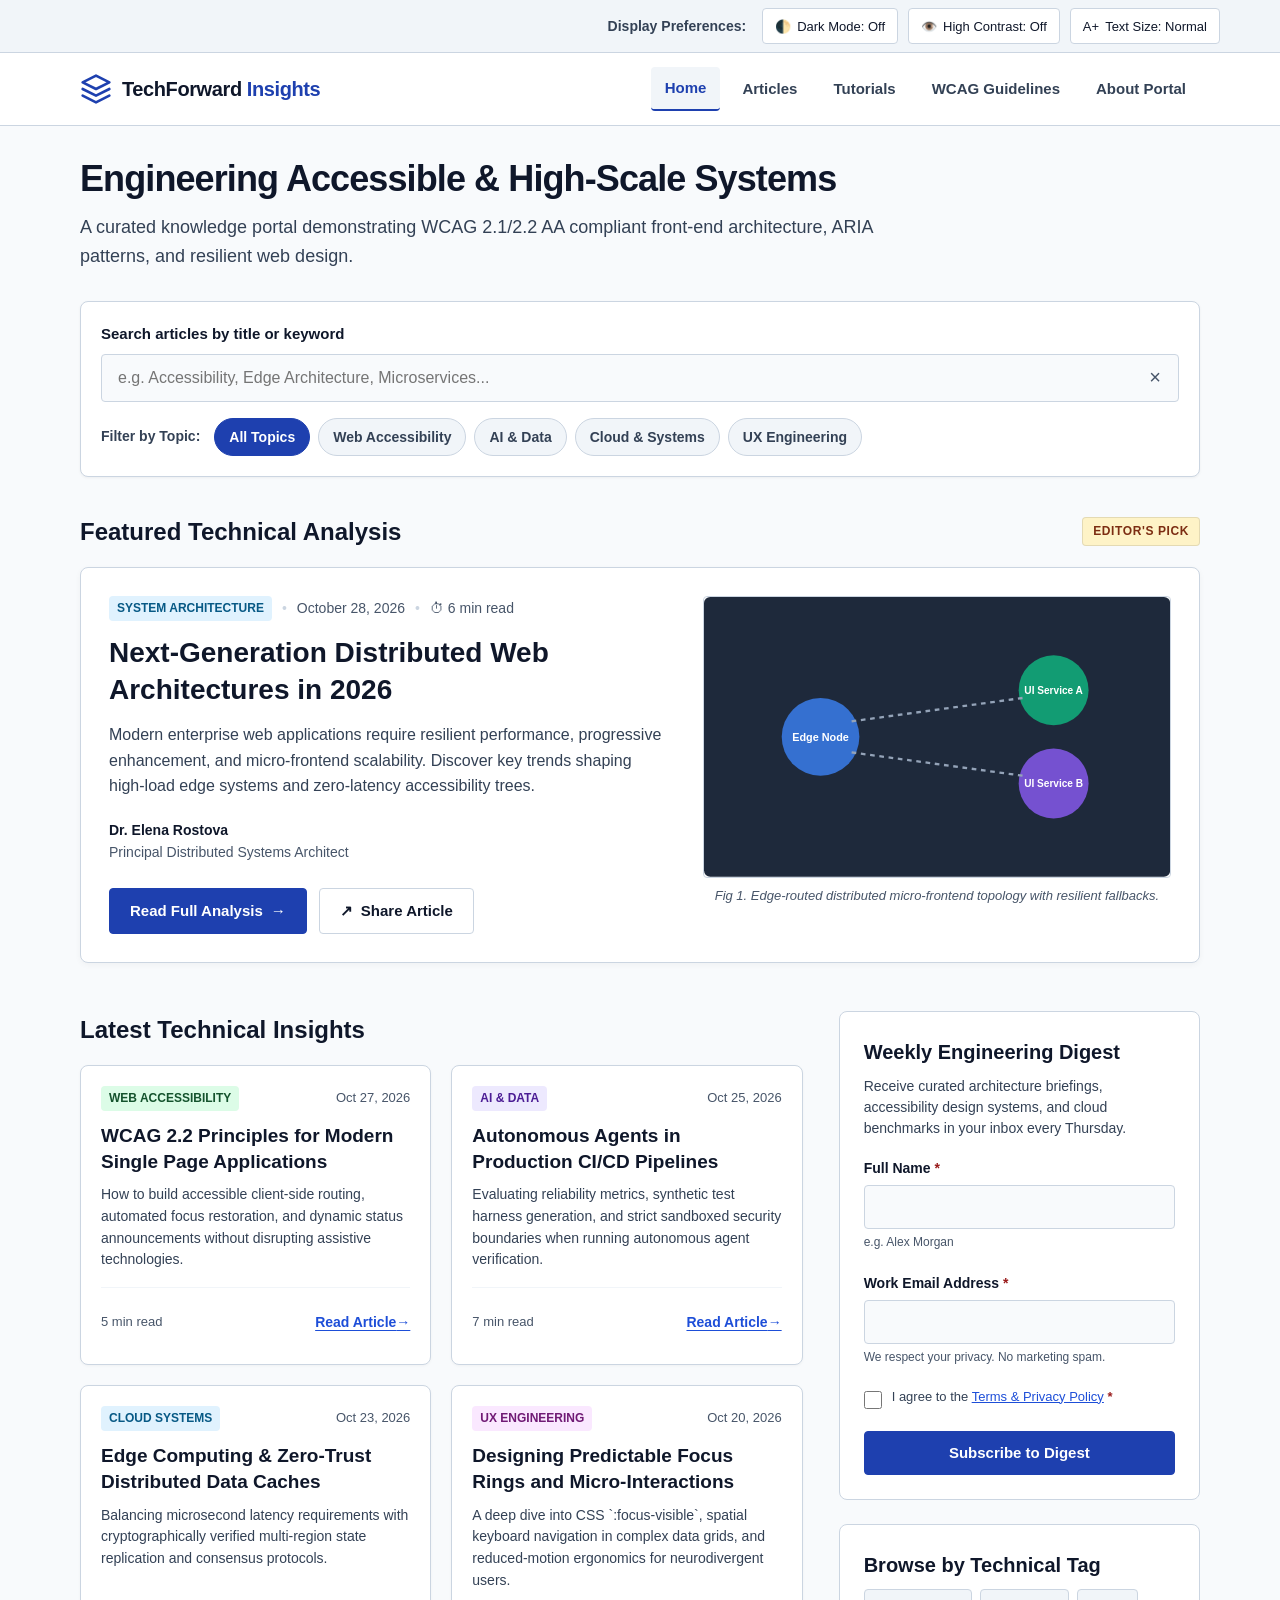
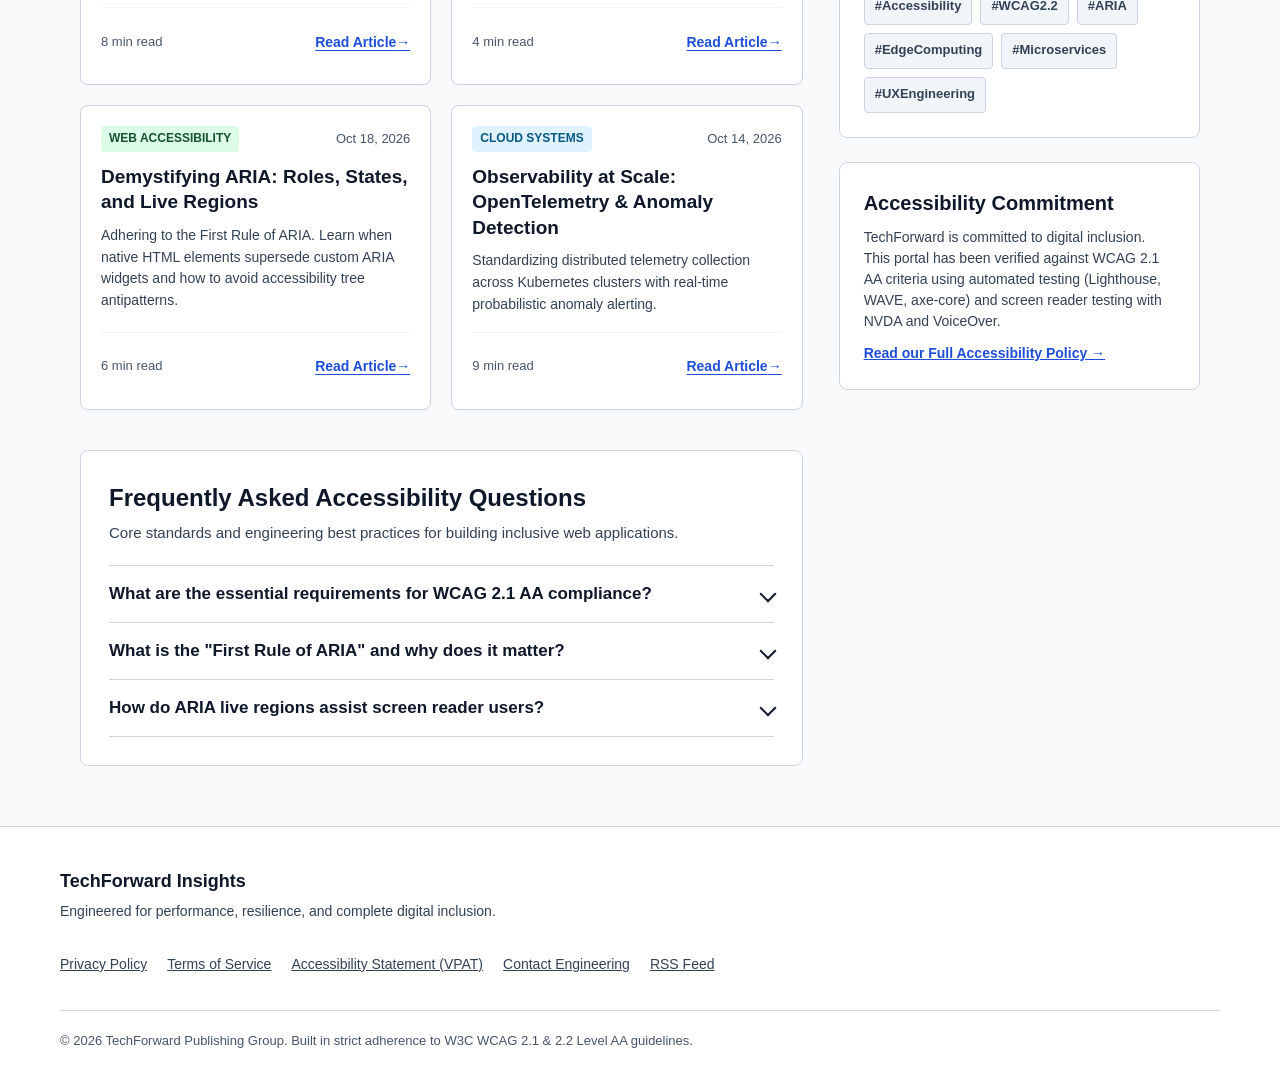
<file: accessibility_enhancement_project/accessible_portal/index.html>
<!DOCTYPE html>
<html lang="en">
<head>
    <meta charset="UTF-8">
    <meta name="viewport" content="width=device-width, initial-scale=1.0">
    <meta name="description" content="TechForward Insights - A high-performance engineering blog and technical information portal engineered with WCAG 2.1 AA accessibility standards.">
    <title>TechForward Insights | Web Architecture & Accessibility Portal</title>
    <link rel="stylesheet" href="css/style.css">
</head>
<body>
    <!-- Skip to Main Content Link (WCAG 2.4.1 Bypass Blocks) -->
    <a href="#main-content" class="skip-link">Skip to main content</a>

    <!-- Accessibility & Display Toolbar -->
    <div class="accessibility-toolbar" role="region" aria-label="Accessibility and display settings">
        <div class="toolbar-container">
            <span class="toolbar-label" aria-hidden="true">Display Preferences:</span>
            <div class="toolbar-controls">
                <button type="button" id="theme-toggle" class="toolbar-btn" aria-pressed="false" aria-label="Switch to dark theme">
                    <span class="icon" aria-hidden="true">🌓</span>
                    <span class="btn-text">Dark Mode: Off</span>
                </button>
                <button type="button" id="contrast-toggle" class="toolbar-btn" aria-pressed="false" aria-label="Switch to high contrast mode">
                    <span class="icon" aria-hidden="true">👁️</span>
                    <span class="btn-text">High Contrast: Off</span>
                </button>
                <button type="button" id="text-size-toggle" class="toolbar-btn" aria-pressed="false" aria-label="Increase text size">
                    <span class="icon" aria-hidden="true">A+</span>
                    <span class="btn-text">Text Size: Normal</span>
                </button>
            </div>
            <!-- Live announcement region for toolbar adjustments -->
            <div id="toolbar-announcer" class="visually-hidden" role="status" aria-live="polite"></div>
        </div>
    </div>

    <!-- Header & Navigation Landmark (WCAG 1.3.1, 2.4.1) -->
    <header class="site-header" role="banner">
        <div class="header-container">
            <div class="brand">
                <a href="#home" class="brand-link" aria-label="TechForward Insights Home">
                    <svg class="brand-logo" width="32" height="32" viewBox="0 0 24 24" fill="none" stroke="currentColor" stroke-width="2" stroke-linecap="round" stroke-linejoin="round" aria-hidden="true">
                        <polygon points="12 2 2 7 12 12 22 7 12 2"></polygon>
                        <polyline points="2 17 12 22 22 17"></polyline>
                        <polyline points="2 12 12 17 22 12"></polyline>
                    </svg>
                    <span class="brand-name">TechForward <span class="brand-accent">Insights</span></span>
                </a>
            </div>

            <!-- Mobile Navigation Toggle -->
            <button type="button" class="mobile-nav-toggle" id="mobile-nav-toggle" aria-expanded="false" aria-controls="primary-nav" aria-label="Toggle navigation menu">
                <span class="hamburger-box" aria-hidden="true">
                    <span class="hamburger-inner"></span>
                </span>
                <span class="menu-label">Menu</span>
            </button>

            <!-- Primary Navigation Landmark -->
            <nav id="primary-nav" class="primary-nav" aria-label="Primary site navigation">
                <ul class="nav-list" role="list">
                    <li class="nav-item"><a href="#home" class="nav-link active" aria-current="page">Home</a></li>
                    <li class="nav-item"><a href="#articles" class="nav-link">Articles</a></li>
                    <li class="nav-item"><a href="#tutorials" class="nav-link">Tutorials</a></li>
                    <li class="nav-item"><a href="#guidelines" class="nav-link">WCAG Guidelines</a></li>
                    <li class="nav-item"><a href="#about" class="nav-link">About Portal</a></li>
                </ul>
            </nav>
        </div>
    </header>

    <!-- Main Content Landmark -->
    <main id="main-content" class="main-content" tabindex="-1">
        
        <!-- Page Title Landmark (Single H1 for the page) -->
        <div class="hero-intro">
            <h1 class="page-title">Engineering Accessible & High-Scale Systems</h1>
            <p class="page-subtitle">A curated knowledge portal demonstrating WCAG 2.1/2.2 AA compliant front-end architecture, ARIA patterns, and resilient web design.</p>
        </div>

        <!-- Search and Dynamic Filter Section -->
        <section class="search-filter-section" aria-labelledby="search-section-heading">
            <h2 id="search-section-heading" class="visually-hidden">Search and Filter Articles</h2>
            
            <form role="search" id="article-search-form" class="search-form" onsubmit="return false;">
                <div class="search-input-wrapper">
                    <label for="search-input" class="search-label">
                        <span class="label-text">Search articles by title or keyword</span>
                    </label>
                    <div class="input-action-group">
                        <input type="search" id="search-input" class="search-input" placeholder="e.g. Accessibility, Edge Architecture, Microservices..." autocomplete="off">
                        <button type="button" id="clear-search-btn" class="btn-clear" aria-label="Clear search input" hidden>
                            <span aria-hidden="true">&times;</span>
                        </button>
                    </div>
                </div>
            </form>

            <!-- Filter Categories (WAI-ARIA button group / toggle pattern) -->
            <div class="filter-group" role="group" aria-label="Filter articles by technical category">
                <span class="filter-label" id="filter-group-label" aria-hidden="true">Filter by Topic:</span>
                <div class="filter-chips" role="group" aria-labelledby="filter-group-label">
                    <button type="button" class="filter-chip active" data-category="all" aria-pressed="true">All Topics</button>
                    <button type="button" class="filter-chip" data-category="a11y" aria-pressed="false">Web Accessibility</button>
                    <button type="button" class="filter-chip" data-category="ai" aria-pressed="false">AI & Data</button>
                    <button type="button" class="filter-chip" data-category="cloud" aria-pressed="false">Cloud & Systems</button>
                    <button type="button" class="filter-chip" data-category="ux" aria-pressed="false">UX Engineering</button>
                </div>
            </div>

            <!-- Live Status Announcer for Screen Readers (WCAG 4.1.3 Status Messages) -->
            <div id="search-results-status" class="visually-hidden" role="status" aria-live="polite" aria-atomic="true">
                Showing all 6 articles.
            </div>
        </section>

        <!-- Featured Technical Analysis Section -->
        <section class="featured-section" aria-labelledby="featured-article-heading">
            <div class="section-header-row">
                <h2 id="featured-article-heading" class="section-heading">Featured Technical Analysis</h2>
                <span class="badge badge-featured" aria-label="Article status: Featured Editor's Pick">Editor's Pick</span>
            </div>

            <article class="featured-card" aria-labelledby="featured-title">
                <div class="featured-content">
                    <div class="card-meta">
                        <span class="category-tag tag-architecture">System Architecture</span>
                        <span class="meta-separator" aria-hidden="true">•</span>
                        <time datetime="2026-10-28" class="publish-date">October 28, 2026</time>
                        <span class="meta-separator" aria-hidden="true">•</span>
                        <span class="reading-time"><span class="icon" aria-hidden="true">⏱</span> 6 min read</span>
                    </div>

                    <h3 id="featured-title" class="featured-headline">
                        Next-Generation Distributed Web Architectures in 2026
                    </h3>

                    <p class="featured-excerpt">
                        Modern enterprise web applications require resilient performance, progressive enhancement, and micro-frontend scalability. Discover key trends shaping high-load edge systems and zero-latency accessibility trees.
                    </p>

                    <div class="author-info">
                        <span class="author-label visually-hidden">Author:</span>
                        <span class="author-name">Dr. Elena Rostova</span>
                        <span class="author-title">Principal Distributed Systems Architect</span>
                    </div>

                    <div class="action-row">
                        <a href="#article-distributed-architectures" class="btn btn-primary" aria-label="Read full article: Next-Generation Distributed Web Architectures in 2026">
                            Read Full Analysis <span class="btn-arrow" aria-hidden="true">&rarr;</span>
                        </a>
                        <button type="button" id="open-share-dialog-btn" class="btn btn-secondary" aria-haspopup="dialog" aria-controls="share-dialog">
                            <span class="icon" aria-hidden="true">↗</span> Share Article
                        </button>
                    </div>
                </div>

                <div class="featured-media">
                    <figure class="media-figure">
                        <svg class="media-svg" viewBox="0 0 600 360" role="img" aria-labelledby="hero-svg-title hero-svg-desc">
                            <title id="hero-svg-title">Micro-Frontend & Edge Routing Architecture Diagram</title>
                            <desc id="hero-svg-desc">Visual layout of edge proxy clusters distributing requests across autonomous micro-apps with shared state caching.</desc>
                            <rect width="100%" height="100%" fill="#1e293b" rx="8"/>
                            <circle cx="150" cy="180" r="50" fill="#3b82f6" opacity="0.8"/>
                            <circle cx="450" cy="120" r="45" fill="#10b981" opacity="0.8"/>
                            <circle cx="450" cy="240" r="45" fill="#8b5cf6" opacity="0.8"/>
                            <line x1="190" y1="160" x2="410" y2="130" stroke="#94a3b8" stroke-width="3" stroke-dasharray="6,6"/>
                            <line x1="190" y1="200" x2="410" y2="230" stroke="#94a3b8" stroke-width="3" stroke-dasharray="6,6"/>
                            <text x="150" y="185" fill="#ffffff" font-family="sans-serif" font-size="14" font-weight="bold" text-anchor="middle">Edge Node</text>
                            <text x="450" y="125" fill="#ffffff" font-family="sans-serif" font-size="13" font-weight="bold" text-anchor="middle">UI Service A</text>
                            <text x="450" y="245" fill="#ffffff" font-family="sans-serif" font-size="13" font-weight="bold" text-anchor="middle">UI Service B</text>
                        </svg>
                        <figcaption class="media-caption">
                            Fig 1. Edge-routed distributed micro-frontend topology with resilient fallbacks.
                        </figcaption>
                    </figure>
                </div>
            </article>
        </section>

        <!-- Main Multi-Column Content Area -->
        <div class="portal-grid-layout">
            
            <!-- Primary Article Stream -->
            <section class="articles-stream-section" aria-labelledby="latest-insights-heading">
                <h2 id="latest-insights-heading" class="section-heading">Latest Technical Insights</h2>
                
                <div id="articles-grid" class="articles-grid">
                    
                    <!-- Article 1: Accessibility -->
                    <article class="article-card" data-category="a11y" aria-labelledby="art-title-1">
                        <div class="card-badge-row">
                            <span class="category-tag tag-a11y">Web Accessibility</span>
                            <time datetime="2026-10-27" class="card-date">Oct 27, 2026</time>
                        </div>
                        <h3 id="art-title-1" class="card-title">
                            WCAG 2.2 Principles for Modern Single Page Applications
                        </h3>
                        <p class="card-description">
                            How to build accessible client-side routing, automated focus restoration, and dynamic status announcements without disrupting assistive technologies.
                        </p>
                        <div class="card-footer">
                            <span class="read-estimate" aria-label="Estimated reading time: 5 minutes">5 min read</span>
                            <a href="#article-wcag-spa" class="card-cta" aria-label="Read full article: WCAG 2.2 Principles for Modern Single Page Applications">
                                Read Article <span aria-hidden="true">&rarr;</span>
                            </a>
                        </div>
                    </article>

                    <!-- Article 2: AI & Data -->
                    <article class="article-card" data-category="ai" aria-labelledby="art-title-2">
                        <div class="card-badge-row">
                            <span class="category-tag tag-ai">AI & Data</span>
                            <time datetime="2026-10-25" class="card-date">Oct 25, 2026</time>
                        </div>
                        <h3 id="art-title-2" class="card-title">
                            Autonomous Agents in Production CI/CD Pipelines
                        </h3>
                        <p class="card-description">
                            Evaluating reliability metrics, synthetic test harness generation, and strict sandboxed security boundaries when running autonomous agent verification.
                        </p>
                        <div class="card-footer">
                            <span class="read-estimate" aria-label="Estimated reading time: 7 minutes">7 min read</span>
                            <a href="#article-agents-cicd" class="card-cta" aria-label="Read full article: Autonomous Agents in Production CI/CD Pipelines">
                                Read Article <span aria-hidden="true">&rarr;</span>
                            </a>
                        </div>
                    </article>

                    <!-- Article 3: Cloud & Systems -->
                    <article class="article-card" data-category="cloud" aria-labelledby="art-title-3">
                        <div class="card-badge-row">
                            <span class="category-tag tag-cloud">Cloud Systems</span>
                            <time datetime="2026-10-23" class="card-date">Oct 23, 2026</time>
                        </div>
                        <h3 id="art-title-3" class="card-title">
                            Edge Computing & Zero-Trust Distributed Data Caches
                        </h3>
                        <p class="card-description">
                            Balancing microsecond latency requirements with cryptographically verified multi-region state replication and consensus protocols.
                        </p>
                        <div class="card-footer">
                            <span class="read-estimate" aria-label="Estimated reading time: 8 minutes">8 min read</span>
                            <a href="#article-edge-cache" class="card-cta" aria-label="Read full article: Edge Computing and Zero-Trust Distributed Data Caches">
                                Read Article <span aria-hidden="true">&rarr;</span>
                            </a>
                        </div>
                    </article>

                    <!-- Article 4: UX Engineering -->
                    <article class="article-card" data-category="ux" aria-labelledby="art-title-4">
                        <div class="card-badge-row">
                            <span class="category-tag tag-ux">UX Engineering</span>
                            <time datetime="2026-10-20" class="card-date">Oct 20, 2026</time>
                        </div>
                        <h3 id="art-title-4" class="card-title">
                            Designing Predictable Focus Rings and Micro-Interactions
                        </h3>
                        <p class="card-description">
                            A deep dive into CSS `:focus-visible`, spatial keyboard navigation in complex data grids, and reduced-motion ergonomics for neurodivergent users.
                        </p>
                        <div class="card-footer">
                            <span class="read-estimate" aria-label="Estimated reading time: 4 minutes">4 min read</span>
                            <a href="#article-focus-rings" class="card-cta" aria-label="Read full article: Designing Predictable Focus Rings and Micro-Interactions">
                                Read Article <span aria-hidden="true">&rarr;</span>
                            </a>
                        </div>
                    </article>

                    <!-- Article 5: Accessibility -->
                    <article class="article-card" data-category="a11y" aria-labelledby="art-title-5">
                        <div class="card-badge-row">
                            <span class="category-tag tag-a11y">Web Accessibility</span>
                            <time datetime="2026-10-18" class="card-date">Oct 18, 2026</time>
                        </div>
                        <h3 id="art-title-5" class="card-title">
                            Demystifying ARIA: Roles, States, and Live Regions
                        </h3>
                        <p class="card-description">
                            Adhering to the First Rule of ARIA. Learn when native HTML elements supersede custom ARIA widgets and how to avoid accessibility tree antipatterns.
                        </p>
                        <div class="card-footer">
                            <span class="read-estimate" aria-label="Estimated reading time: 6 minutes">6 min read</span>
                            <a href="#article-aria-demystified" class="card-cta" aria-label="Read full article: Demystifying ARIA: Roles, States, and Live Regions">
                                Read Article <span aria-hidden="true">&rarr;</span>
                            </a>
                        </div>
                    </article>

                    <!-- Article 6: Cloud & Systems -->
                    <article class="article-card" data-category="cloud" aria-labelledby="art-title-6">
                        <div class="card-badge-row">
                            <span class="category-tag tag-cloud">Cloud Systems</span>
                            <time datetime="2026-10-14" class="card-date">Oct 14, 2026</time>
                        </div>
                        <h3 id="art-title-6" class="card-title">
                            Observability at Scale: OpenTelemetry & Anomaly Detection
                        </h3>
                        <p class="card-description">
                            Standardizing distributed telemetry collection across Kubernetes clusters with real-time probabilistic anomaly alerting.
                        </p>
                        <div class="card-footer">
                            <span class="read-estimate" aria-label="Estimated reading time: 9 min read">9 min read</span>
                            <a href="#article-opentelemetry" class="card-cta" aria-label="Read full article: Observability at Scale: OpenTelemetry & Anomaly Detection">
                                Read Article <span aria-hidden="true">&rarr;</span>
                            </a>
                        </div>
                    </article>
                </div>

                <!-- Empty State Message (hidden by default) -->
                <div id="no-articles-message" class="empty-state-card" hidden>
                    <p class="empty-title">No matching articles found</p>
                    <p class="empty-text">Try adjusting your search keywords or switching category filters.</p>
                    <button type="button" id="reset-filter-btn" class="btn btn-secondary">Reset Filters</button>
                </div>

                <!-- WAI-ARIA Accordion Component (WCAG 2.1.1, 4.1.2) -->
                <div class="faq-section" aria-labelledby="faq-section-heading">
                    <h2 id="faq-section-heading" class="section-heading">Frequently Asked Accessibility Questions</h2>
                    <p class="section-subtitle">Core standards and engineering best practices for building inclusive web applications.</p>
                    
                    <div class="accordion" id="faq-accordion">
                        
                        <!-- Accordion Item 1 -->
                        <div class="accordion-item">
                            <h3 class="accordion-heading">
                                <button type="button" id="faq-trigger-1" class="accordion-trigger" aria-expanded="false" aria-controls="faq-panel-1">
                                    <span class="trigger-title">What are the essential requirements for WCAG 2.1 AA compliance?</span>
                                    <span class="trigger-icon" aria-hidden="true"></span>
                                </button>
                            </h3>
                            <div id="faq-panel-1" class="accordion-panel" role="region" aria-labelledby="faq-trigger-1" hidden>
                                <div class="panel-content">
                                    <p>WCAG 2.1 Level AA encompasses 50 success criteria structured around four foundational principles: <strong>Perceivable, Operable, Understandable, and Robust</strong> (POUR). Essential benchmarks include:</p>
                                    <ul>
                                        <li>Minimum text color contrast ratio of <strong>4.5:1</strong> for normal text and <strong>3:1</strong> for large text and UI components (SC 1.4.3, 1.4.11).</li>
                                        <li>Complete operability via keyboard without traps or reliance on pointer gestures (SC 2.1.1, 2.1.2).</li>
                                        <li>Clear, visible keyboard focus indicators with adequate contrast against adjacent colors (SC 2.4.7).</li>
                                        <li>Valid document landmarks and heading hierarchies enabling swift assistive technology navigation (SC 1.3.1).</li>
                                        <li>Predictable, accessible forms with associated labels, hints, and error notifications (SC 3.3.1, 3.3.2).</li>
                                    </ul>
                                </div>
                            </div>
                        </div>

                        <!-- Accordion Item 2 -->
                        <div class="accordion-item">
                            <h3 class="accordion-heading">
                                <button type="button" id="faq-trigger-2" class="accordion-trigger" aria-expanded="false" aria-controls="faq-panel-2">
                                    <span class="trigger-title">What is the "First Rule of ARIA" and why does it matter?</span>
                                    <span class="trigger-icon" aria-hidden="true"></span>
                                </button>
                            </h3>
                            <div id="faq-panel-2" class="accordion-panel" role="region" aria-labelledby="faq-trigger-2" hidden>
                                <div class="panel-content">
                                    <p>The First Rule of ARIA states: <em>"If you can use a native HTML element or attribute with the semantics and behavior you already require, then do so instead of re-purposing an element and adding an ARIA role, state or property."</em></p>
                                    <p>Native elements like <code>&lt;button&gt;</code>, <code>&lt;a&gt;</code>, <code>&lt;details&gt;</code>, and <code>&lt;dialog&gt;</code> have built-in keyboard behavior, focus management, and accessibility tree representation across all operating systems and screen readers. Misusing ARIA roles on arbitrary <code>&lt;div&gt;</code> elements frequently introduces silent accessibility bugs.</p>
                                </div>
                            </div>
                        </div>

                        <!-- Accordion Item 3 -->
                        <div class="accordion-item">
                            <h3 class="accordion-heading">
                                <button type="button" id="faq-trigger-3" class="accordion-trigger" aria-expanded="false" aria-controls="faq-panel-3">
                                    <span class="trigger-title">How do ARIA live regions assist screen reader users?</span>
                                    <span class="trigger-icon" aria-hidden="true"></span>
                                </button>
                            </h3>
                            <div id="faq-panel-3" class="accordion-panel" role="region" aria-labelledby="faq-trigger-3" hidden>
                                <div class="panel-content">
                                    <p>ARIA live regions (<code>aria-live="polite"</code> or <code>aria-live="assertive"</code>) notify assistive technologies when content updates dynamically without requiring a page reload or shifting the user's current keyboard focus.</p>
                                    <p>In this portal, live regions announce search filter result counts and form validation updates, ensuring blind and low-vision users remain fully aware of background data changes.</p>
                                </div>
                            </div>
                        </div>

                    </div>
                </div>
            </section>

            <!-- Complementary Sidebar Landmark (WCAG 1.3.1) -->
            <aside class="portal-sidebar" aria-label="Portal Sidebar and Newsletter">
                
                <!-- Newsletter Subscription Widget -->
                <div class="sidebar-widget newsletter-widget" aria-labelledby="newsletter-heading">
                    <h3 id="newsletter-heading" class="widget-title">Weekly Engineering Digest</h3>
                    <p class="widget-description">
                        Receive curated architecture briefings, accessibility design systems, and cloud benchmarks in your inbox every Thursday.
                    </p>

                    <!-- Accessible Form with Explicit Labels and Error Associations -->
                    <form id="newsletter-form" class="accessible-form" novalidate>
                        
                        <!-- Name Field -->
                        <div class="form-field" id="field-group-name">
                            <label for="subscriber-name" class="form-label">
                                Full Name <span class="required-indicator" aria-hidden="true">*</span>
                                <span class="visually-hidden">(required)</span>
                            </label>
                            <input 
                                type="text" 
                                id="subscriber-name" 
                                name="name" 
                                class="form-input" 
                                required 
                                aria-required="true"
                                autocomplete="name"
                                aria-describedby="name-hint name-error"
                                aria-invalid="false">
                            <span id="name-hint" class="field-hint">e.g. Alex Morgan</span>
                            <span id="name-error" class="field-error" role="alert" aria-live="assertive" hidden></span>
                        </div>

                        <!-- Email Field -->
                        <div class="form-field" id="field-group-email">
                            <label for="subscriber-email" class="form-label">
                                Work Email Address <span class="required-indicator" aria-hidden="true">*</span>
                                <span class="visually-hidden">(required)</span>
                            </label>
                            <input 
                                type="email" 
                                id="subscriber-email" 
                                name="email" 
                                class="form-input" 
                                required 
                                aria-required="true"
                                autocomplete="email"
                                aria-describedby="email-hint email-error"
                                aria-invalid="false">
                            <span id="email-hint" class="field-hint">We respect your privacy. No marketing spam.</span>
                            <span id="email-error" class="field-error" role="alert" aria-live="assertive" hidden></span>
                        </div>

                        <!-- Consent Checkbox -->
                        <div class="form-field checkbox-field" id="field-group-consent">
                            <div class="checkbox-wrapper">
                                <input 
                                    type="checkbox" 
                                    id="subscriber-consent" 
                                    name="consent" 
                                    class="form-checkbox" 
                                    required 
                                    aria-required="true"
                                    aria-describedby="consent-error"
                                    aria-invalid="false">
                                <label for="subscriber-consent" class="checkbox-label">
                                    I agree to the <a href="#privacy" class="inline-link">Terms & Privacy Policy</a> <span class="required-indicator" aria-hidden="true">*</span>
                                </label>
                            </div>
                            <span id="consent-error" class="field-error" role="alert" aria-live="assertive" hidden></span>
                        </div>

                        <button type="submit" id="newsletter-submit-btn" class="btn btn-primary btn-block">
                            Subscribe to Digest
                        </button>

                        <!-- Live Region for Form Submission Status -->
                        <div id="newsletter-feedback" class="form-feedback-alert" role="status" aria-live="polite" hidden></div>
                    </form>
                </div>

                <!-- Popular Topics Tag Cloud -->
                <div class="sidebar-widget topics-widget" aria-labelledby="topics-heading">
                    <h3 id="topics-heading" class="widget-title">Browse by Technical Tag</h3>
                    <div class="tags-cloud" role="list">
                        <span role="listitem"><a href="#tag-accessibility" class="tag-item">#Accessibility</a></span>
                        <span role="listitem"><a href="#tag-wcag" class="tag-item">#WCAG2.2</a></span>
                        <span role="listitem"><a href="#tag-aria" class="tag-item">#ARIA</a></span>
                        <span role="listitem"><a href="#tag-edge" class="tag-item">#EdgeComputing</a></span>
                        <span role="listitem"><a href="#tag-architecture" class="tag-item">#Microservices</a></span>
                        <span role="listitem"><a href="#tag-ux" class="tag-item">#UXEngineering</a></span>
                    </div>
                </div>

                <!-- Accessibility Statement Card -->
                <div class="sidebar-widget statement-widget" aria-labelledby="statement-heading">
                    <h3 id="statement-heading" class="widget-title">Accessibility Commitment</h3>
                    <p class="widget-text">
                        TechForward is committed to digital inclusion. This portal has been verified against WCAG 2.1 AA criteria using automated testing (Lighthouse, WAVE, axe-core) and screen reader testing with NVDA and VoiceOver.
                    </p>
                    <a href="#accessibility-statement" class="inline-link-bold">Read our Full Accessibility Policy &rarr;</a>
                </div>
            </aside>
        </div>
    </main>

    <!-- WAI-ARIA Modal Dialog (WCAG 2.1.1, 2.1.2, 2.4.3, 4.1.2) -->
    <div id="share-dialog" class="modal-backdrop" role="dialog" aria-modal="true" aria-labelledby="share-dialog-title" aria-describedby="share-dialog-desc" hidden>
        <div class="modal-box" role="document">
            
            <button type="button" id="close-share-dialog-btn" class="modal-close-button" aria-label="Close share dialog">
                <span aria-hidden="true">&times;</span>
            </button>

            <div class="modal-header">
                <h3 id="share-dialog-title" class="modal-title">Share Technical Analysis</h3>
                <p id="share-dialog-desc" class="modal-description">
                    Share this research article with your team, engineering Slack channels, or developer networks.
                </p>
            </div>

            <div class="modal-body">
                <div class="form-field">
                    <label for="share-permalink" class="form-label">Article Direct Permalink</label>
                    <div class="copy-input-group">
                        <input type="text" id="share-permalink" class="form-input readonly-input" value="https://techforward.internal/insights/2026/architectures" readonly>
                        <button type="button" id="copy-link-btn" class="btn btn-primary">
                            <span class="icon" aria-hidden="true">📋</span> Copy
                        </button>
                    </div>
                </div>
                <!-- Status announcement for clipboard copy -->
                <div id="copy-status" class="visually-hidden" role="status" aria-live="polite"></div>
            </div>

            <div class="modal-footer">
                <button type="button" id="dismiss-share-dialog-btn" class="btn btn-secondary">
                    Dismiss
                </button>
            </div>
        </div>
    </div>

    <!-- Footer Landmark (WCAG 1.3.1, 4.1.2) -->
    <footer class="site-footer" role="contentinfo">
        <div class="footer-container">
            <div class="footer-branding">
                <span class="footer-logo">TechForward Insights</span>
                <p class="footer-tagline">Engineered for performance, resilience, and complete digital inclusion.</p>
            </div>

            <nav class="footer-nav" aria-label="Footer links">
                <ul class="footer-nav-list" role="list">
                    <li><a href="#privacy" class="footer-link">Privacy Policy</a></li>
                    <li><a href="#terms" class="footer-link">Terms of Service</a></li>
                    <li><a href="#accessibility-statement" class="footer-link">Accessibility Statement (VPAT)</a></li>
                    <li><a href="#contact" class="footer-link">Contact Engineering</a></li>
                    <li><a href="#rss" class="footer-link">RSS Feed</a></li>
                </ul>
            </nav>

            <div class="footer-bottom">
                <p class="copyright-notice">
                    &copy; 2026 TechForward Publishing Group. Built in strict adherence to W3C WCAG 2.1 & 2.2 Level AA guidelines.
                </p>
            </div>
        </div>
    </footer>

    <!-- Production Accessible JavaScript -->
    <script src="js/app.js"></script>
</body>
</html>
</file>
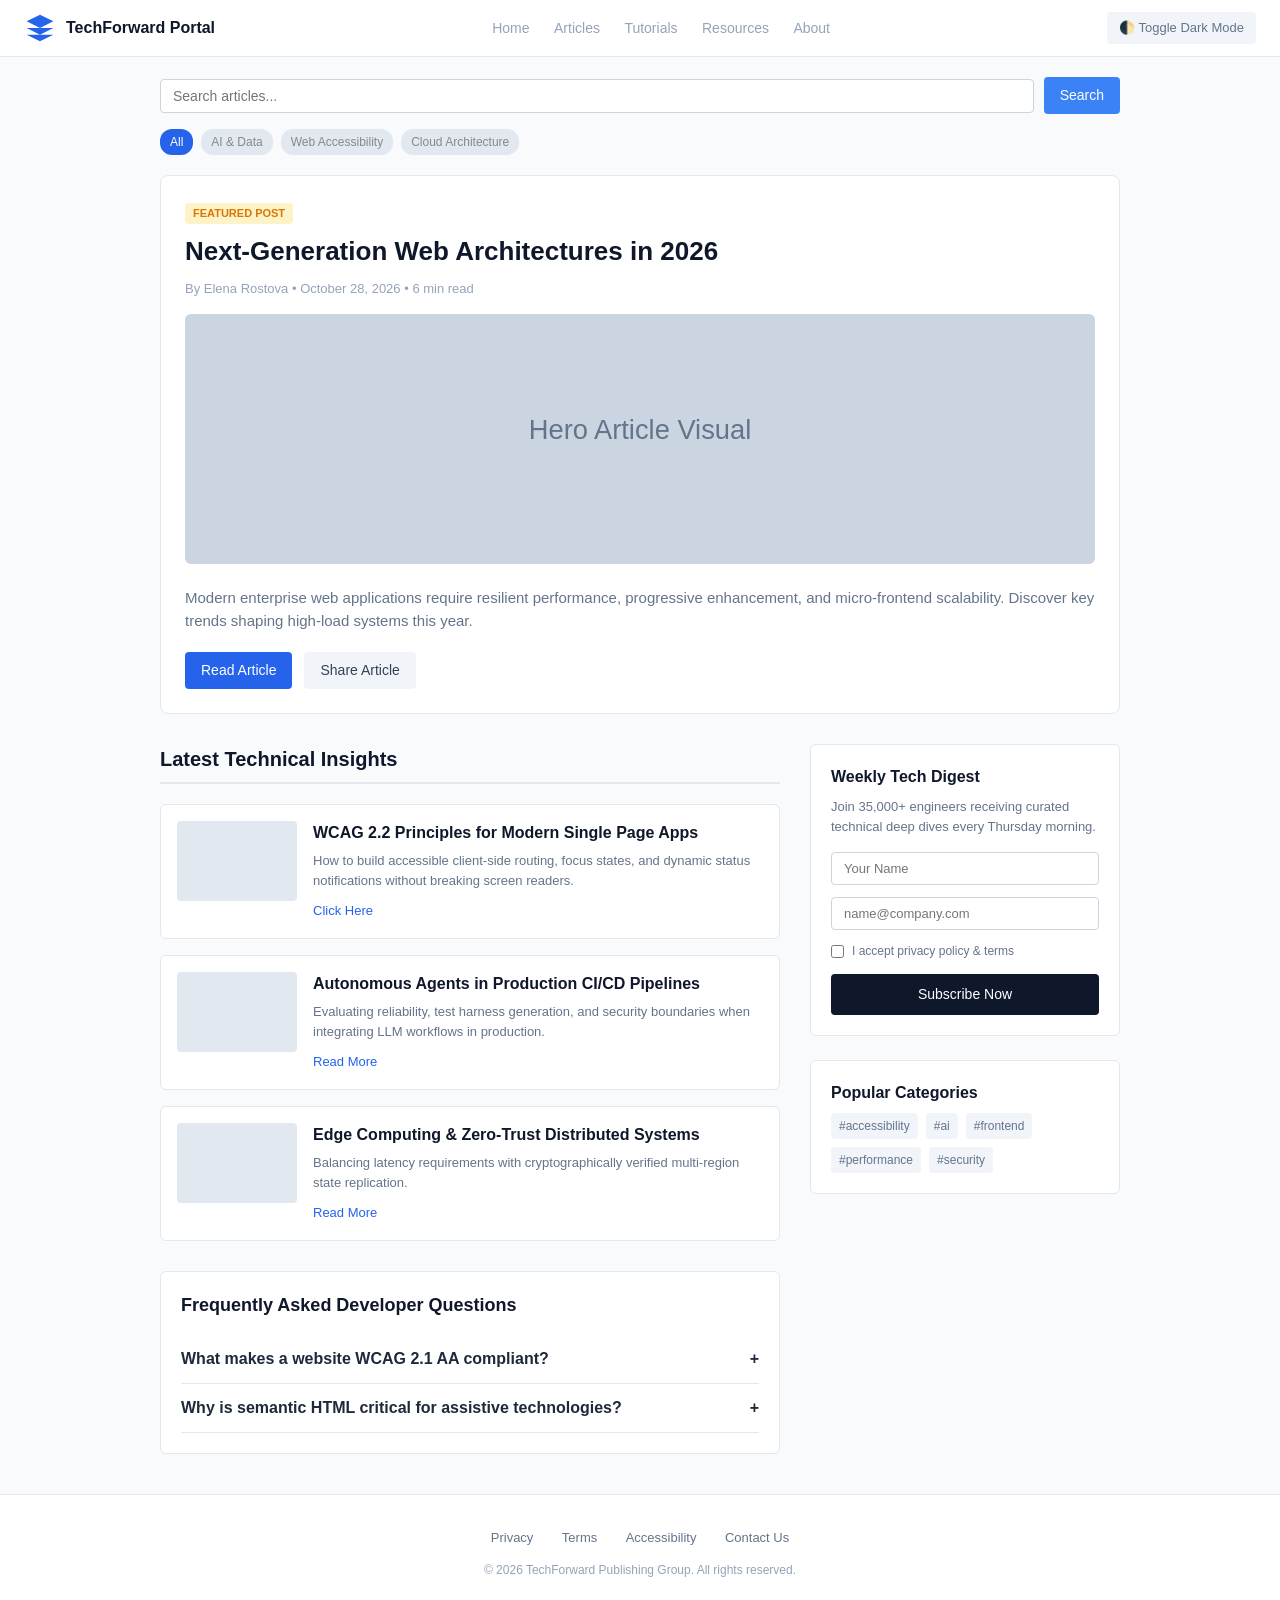
<file: accessibility_enhancement_project/accessible_portal/before_audit/index_inaccessible.html>
<!DOCTYPE html>
<html lang="">
<head>
    <meta charset="UTF-8">
    <meta name="viewport" content="width=device-width, initial-scale=1.0">
    <title>TechForward Portal - Baseline Un-audited Version</title>
    <link rel="stylesheet" href="style_inaccessible.css">
</head>
<body>
    <!-- Baseline prototype with typical accessibility issues: div soup, missing labels, outline:none, etc. -->
    
    <div id="header">
        <div class="logo">
            <img src="data:image/svg+xml,%3Csvg xmlns='http://www.w3.org/2000/svg' width='32' height='32' viewBox='0 0 24 24' fill='%232563eb'%3E%3Cpath d='M12 2L2 7l10 5 10-5-10-5zM2 17l10 5 10-5M2 12l10 5 10-5'/%3E%3C/svg%3E">
            <span class="logo-text">TechForward Portal</span>
        </div>
        <div class="nav-links">
            <a href="#">Home</a>
            <a href="#">Articles</a>
            <a href="#">Tutorials</a>
            <a href="#">Resources</a>
            <a href="#">About</a>
        </div>
        <div class="theme-btn" onclick="toggleTheme()">
            <span>🌓 Toggle Dark Mode</span>
        </div>
    </div>

    <!-- Search Section without label or live region -->
    <div class="search-container">
        <input type="text" id="searchInput" placeholder="Search articles...">
        <div class="search-btn" onclick="filterArticles()">Search</div>
        <div class="filter-chips">
            <span class="chip active" onclick="setCategory('all')">All</span>
            <span class="chip" onclick="setCategory('ai')">AI & Data</span>
            <span class="chip" onclick="setCategory('a11y')">Web Accessibility</span>
            <span class="chip" onclick="setCategory('cloud')">Cloud Architecture</span>
        </div>
    </div>

    <div id="main-content-area">
        <div class="hero-card">
            <div class="badge">Featured Post</div>
            <!-- Heading jump: h4 immediately following nothing, or improper hierarchy -->
            <h4>Next-Generation Web Architectures in 2026</h4>
            <div class="meta-row">
                <span class="author">By Elena Rostova</span> • 
                <span class="date">October 28, 2026</span> • 
                <span class="read-time">6 min read</span>
            </div>
            <img src="data:image/svg+xml,%3Csvg xmlns='http://www.w3.org/2000/svg' width='800' height='300' viewBox='0 0 800 300'%3E%3Crect width='100%25' height='100%25' fill='%23cbd5e1'/%3E%3Ctext x='50%25' y='50%25' fill='%2364748b' font-family='sans-serif' font-size='24' text-anchor='middle'%3EHero Article Visual%3C/text%3E%3C/svg%3E">
            <p class="summary-text">
                Modern enterprise web applications require resilient performance, progressive enhancement, and micro-frontend scalability. Discover key trends shaping high-load systems this year.
            </p>
            <div class="btn-row">
                <a href="#" class="read-btn">Read Article</a>
                <div class="share-btn" onclick="openShareModal()">Share Article</div>
            </div>
        </div>

        <div class="content-columns">
            <div class="articles-list">
                <!-- Heading out of order: h2 below h4 -->
                <h2>Latest Technical Insights</h2>
                
                <div class="article-item" data-category="a11y">
                    <!-- Image missing alt attribute -->
                    <img src="data:image/svg+xml,%3Csvg xmlns='http://www.w3.org/2000/svg' width='120' height='80' viewBox='0 0 120 80'%3E%3Crect width='100%25' height='100%25' fill='%23e2e8f0'/%3E%3C/svg%3E">
                    <div class="item-content">
                        <!-- Heading jump: b tag as heading -->
                        <b class="title">WCAG 2.2 Principles for Modern Single Page Apps</b>
                        <p class="description">How to build accessible client-side routing, focus states, and dynamic status notifications without breaking screen readers.</p>
                        <!-- Ambiguous link text -->
                        <a href="#">Click Here</a>
                    </div>
                </div>

                <div class="article-item" data-category="ai">
                    <img src="data:image/svg+xml,%3Csvg xmlns='http://www.w3.org/2000/svg' width='120' height='80' viewBox='0 0 120 80'%3E%3Crect width='100%25' height='100%25' fill='%23e2e8f0'/%3E%3C/svg%3E">
                    <div class="item-content">
                        <b class="title">Autonomous Agents in Production CI/CD Pipelines</b>
                        <p class="description">Evaluating reliability, test harness generation, and security boundaries when integrating LLM workflows in production.</p>
                        <a href="#">Read More</a>
                    </div>
                </div>

                <div class="article-item" data-category="cloud">
                    <img src="data:image/svg+xml,%3Csvg xmlns='http://www.w3.org/2000/svg' width='120' height='80' viewBox='0 0 120 80'%3E%3Crect width='100%25' height='100%25' fill='%23e2e8f0'/%3E%3C/svg%3E">
                    <div class="item-content">
                        <b class="title">Edge Computing & Zero-Trust Distributed Systems</b>
                        <p class="description">Balancing latency requirements with cryptographically verified multi-region state replication.</p>
                        <a href="#">Read More</a>
                    </div>
                </div>

                <!-- Inaccessible Accordion Section -->
                <div class="faq-container">
                    <h3>Frequently Asked Developer Questions</h3>
                    
                    <div class="accordion-item">
                        <div class="accordion-header" onclick="toggleFaq(1)">
                            What makes a website WCAG 2.1 AA compliant? <span>+</span>
                        </div>
                        <div class="accordion-body" id="faq-1" style="display: none;">
                            WCAG AA compliance requires meeting 50 success criteria covering text contrast (minimum 4.5:1), keyboard operability, visible focus indicators, accessible form controls, and assistive technology support.
                        </div>
                    </div>

                    <div class="accordion-item">
                        <div class="accordion-header" onclick="toggleFaq(2)">
                            Why is semantic HTML critical for assistive technologies? <span>+</span>
                        </div>
                        <div class="accordion-body" id="faq-2" style="display: none;">
                            Native HTML elements provide built-in accessibility semantics, focusability, and keyboard listeners that browser accessibility trees pass directly to screen readers.
                        </div>
                    </div>
                </div>
            </div>

            <!-- Inaccessible Sidebar -->
            <div class="sidebar">
                <div class="sidebar-box">
                    <h4>Weekly Tech Digest</h4>
                    <p class="sub-text">Join 35,000+ engineers receiving curated technical deep dives every Thursday morning.</p>
                    
                    <!-- Inaccessible form without labels -->
                    <div class="form-group">
                        <input type="text" id="nameInput" placeholder="Your Name">
                    </div>
                    <div class="form-group">
                        <input type="email" id="emailInput" placeholder="name@company.com">
                    </div>
                    <div class="terms-row">
                        <input type="checkbox" id="termsCheck">
                        <span>I accept privacy policy & terms</span>
                    </div>
                    <div class="submit-btn" onclick="submitNewsletter()">Subscribe Now</div>
                    <div id="formFeedback" style="display: none; color: red;">Please fill out required fields</div>
                </div>

                <div class="sidebar-box">
                    <h4>Popular Categories</h4>
                    <div class="tag-cloud">
                        <a href="#">#accessibility</a>
                        <a href="#">#ai</a>
                        <a href="#">#frontend</a>
                        <a href="#">#performance</a>
                        <a href="#">#security</a>
                    </div>
                </div>
            </div>
        </div>
    </div>

    <!-- Inaccessible Modal Dialog (no focus trap, no ARIA attributes, no escape key) -->
    <div id="shareModal" class="modal-overlay" style="display: none;">
        <div class="modal-window">
            <div class="modal-close" onclick="closeShareModal()">×</div>
            <h4>Share This Article</h4>
            <p>Copy the link below or share directly to engineering channels.</p>
            <input type="text" id="shareUrl" value="https://techforward.internal/insights/2026/architectures" readonly>
            <div class="modal-actions">
                <div class="btn-copy" onclick="copyShareLink()">Copy URL</div>
                <div class="btn-dismiss" onclick="closeShareModal()">Dismiss</div>
            </div>
        </div>
    </div>

    <div class="footer">
        <div class="footer-links">
            <a href="#">Privacy</a>
            <a href="#">Terms</a>
            <a href="#">Accessibility</a>
            <a href="#">Contact Us</a>
        </div>
        <p class="copyright">© 2026 TechForward Publishing Group. All rights reserved.</p>
    </div>

    <script>
        function toggleTheme() {
            document.body.classList.toggle('dark-mode');
        }
        function openShareModal() {
            document.getElementById('shareModal').style.display = 'flex';
        }
        function closeShareModal() {
            document.getElementById('shareModal').style.display = 'none';
        }
        function copyShareLink() {
            alert('URL copied to clipboard!');
        }
        function toggleFaq(id) {
            var body = document.getElementById('faq-' + id);
            body.style.display = (body.style.display === 'none') ? 'block' : 'none';
        }
        function filterArticles() {
            // Unannounced filter action
        }
        function setCategory(cat) {
            // Unannounced category toggle
        }
        function submitNewsletter() {
            var email = document.getElementById('emailInput').value;
            var feedback = document.getElementById('formFeedback');
            if(!email) {
                feedback.style.display = 'block';
            } else {
                feedback.style.display = 'none';
                alert('Subscribed successfully!');
            }
        }
    </script>
</body>
</html>
</file>
<file: accessibility_enhancement_project/accessible_portal/css/style.css>
/* ==========================================================================
   TechForward Insights - Accessible Design System & Stylesheet
   Complies with W3C WCAG 2.1 & 2.2 Level AA / AAA Guidelines
   ========================================================================== */

/* --------------------------------------------------------------------------
   1. Design Tokens & CSS Custom Properties
   -------------------------------------------------------------------------- */
:root {
    /* Color Palette - Light Theme (Tested contrast ratios >= 4.5:1 / 7:1) */
    --color-bg-base: #f8fafc;
    --color-bg-surface: #ffffff;
    --color-bg-subtle: #f1f5f9;
    --color-bg-muted: #e2e8f0;
    
    --color-text-primary: #0f172a;       /* 17.85:1 contrast on white (AAA) */
    --color-text-secondary: #334155;     /* 10.35:1 contrast on white (AAA) */
    --color-text-muted: #475569;         /* 7.58:1 contrast on white (AAA) */
    --color-text-on-dark: #ffffff;
    
    --color-brand-primary: #1e40af;      /* 8.72:1 contrast against white */
    --color-brand-hover: #1e3a8a;        /* 11.2:1 contrast against white */
    --color-brand-link: #1d4ed8;         /* 6.70:1 contrast against white */
    --color-brand-link-hover: #172554;
    
    --color-border-subtle: #cbd5e1;      /* 3.0:1 UI component contrast */
    --color-border-focus: #1d4ed8;
    
    /* Semantic Category Badges (All >= 7.0:1 contrast) */
    --badge-featured-bg: #fef3c7;
    --badge-featured-text: #7c2d12;      /* 8.42:1 contrast */
    --badge-a11y-bg: #dcfce7;
    --badge-a11y-text: #14532d;          /* 8.30:1 contrast */
    --badge-ai-bg: #ede9fe;
    --badge-ai-text: #4c1d95;            /* 9.40:1 contrast */
    --badge-cloud-bg: #e0f2fe;
    --badge-cloud-text: #075985;         /* 7.30:1 contrast */
    --badge-ux-bg: #fae8ff;
    --badge-ux-text: #701a75;            /* 8.90:1 contrast */

    /* Feedback & Alert Colors */
    --color-error-bg: #fef2f2;
    --color-error-border: #b91c1c;
    --color-error-text: #991b1b;         /* 7.42:1 contrast */
    --color-success-bg: #f0fdf4;
    --color-success-border: #15803d;
    --color-success-text: #166534;       /* 7.20:1 contrast */

    /* Typography */
    --font-sans: -apple-system, BlinkMacSystemFont, "Segoe UI", Roboto, "Helvetica Neue", Arial, sans-serif;
    --font-mono: ui-monospace, SFMono-Regular, Menlo, Monaco, Consolas, monospace;
    --line-height-normal: 1.6;
    --line-height-heading: 1.25;

    /* Spacing & Layout */
    --container-max-width: 1160px;
    --radius-sm: 4px;
    --radius-md: 8px;
    --radius-lg: 12px;
    
    /* Focus Ring - WCAG 2.4.7 & 2.4.11 Compliant */
    --focus-ring-color: #1d4ed8;
    --focus-ring-width: 3px;
    --focus-ring-offset: 3px;

    /* Transitions (subject to prefers-reduced-motion) */
    --transition-fast: 0.15s ease-in-out;
}

/* Dark Theme Variables */
body.dark-mode {
    --color-bg-base: #0b1120;
    --color-bg-surface: #1e293b;
    --color-bg-subtle: #162032;
    --color-bg-muted: #334155;
    
    --color-text-primary: #f8fafc;       /* 17.06:1 on #0b1120 */
    --color-text-secondary: #cbd5e1;     /* 9.85:1 on #1e293b */
    --color-text-muted: #94a3b8;         /* 5.60:1 on #1e293b (AA compliant) */
    
    --color-brand-primary: #3b82f6;
    --color-brand-hover: #60a5fa;
    --color-brand-link: #93c5fd;         /* 11.5:1 contrast against dark card */
    --color-brand-link-hover: #bfdbfe;
    
    --color-border-subtle: #475569;
    --color-border-focus: #93c5fd;
    --focus-ring-color: #60a5fa;

    --badge-featured-bg: #78350f;
    --badge-featured-text: #fef3c7;
    --badge-a11y-bg: #064e3b;
    --badge-a11y-text: #dcfce7;
    --badge-ai-bg: #4c1d95;
    --badge-ai-text: #ede9fe;
    --badge-cloud-bg: #0c4a6e;
    --badge-cloud-text: #e0f2fe;
    --badge-ux-bg: #581c87;
    --badge-ux-text: #fae8ff;

    --color-error-bg: #450a0a;
    --color-error-border: #f87171;
    --color-error-text: #fecaca;
    --color-success-bg: #052e16;
    --color-success-border: #4ade80;
    --color-success-text: #dcfce7;
}

/* High Contrast Mode Tokens */
body.high-contrast {
    --color-bg-base: #ffffff;
    --color-bg-surface: #ffffff;
    --color-bg-subtle: #000000;
    --color-bg-muted: #000000;
    --color-text-primary: #000000;
    --color-text-secondary: #000000;
    --color-text-muted: #111111;
    --color-brand-primary: #0000ee;
    --color-brand-link: #0000ee;
    --color-border-subtle: #000000;
    --focus-ring-color: #000000;
    --focus-ring-width: 4px;
    --focus-ring-offset: 2px;
}

body.high-contrast.dark-mode {
    --color-bg-base: #000000;
    --color-bg-surface: #000000;
    --color-text-primary: #ffffff;
    --color-text-secondary: #ffffff;
    --color-text-muted: #eeeeee;
    --color-brand-primary: #ffff00;
    --color-brand-link: #00ffff;
    --color-border-subtle: #ffffff;
    --focus-ring-color: #ffff00;
}

/* Large Text Sizing Mode */
body.large-text-mode {
    font-size: 120%;
}

/* --------------------------------------------------------------------------
   2. Base Reset & Typography Standards (WCAG 1.4.12, 1.4.4)
   -------------------------------------------------------------------------- */
*, *::before, *::after {
    box-sizing: border-box;
    margin: 0;
    padding: 0;
}

html {
    font-size: 100%; /* 16px baseline */
    scroll-behavior: smooth;
}

body {
    font-family: var(--font-sans);
    background-color: var(--color-bg-base);
    color: var(--color-text-primary);
    line-height: var(--line-height-normal);
    min-height: 100vh;
    display: flex;
    flex-direction: column;
    -webkit-font-smoothing: antialiased;
}

/* --------------------------------------------------------------------------
   3. Accessible Keyboard Focus Indicators (WCAG 2.4.7, 2.4.11)
   -------------------------------------------------------------------------- */
/* Standard focus ring visible across all interactive elements on keyboard navigation */
:focus-visible {
    outline: var(--focus-ring-width) solid var(--focus-ring-color) !important;
    outline-offset: var(--focus-ring-offset) !important;
    box-shadow: 0 0 0 calc(var(--focus-ring-offset) + 1px) var(--color-bg-surface);
}

/* Remove default focus ring for mouse clicks when not needed, preserving :focus-visible */
:focus:not(:focus-visible) {
    outline: none;
}

/* Skip to Content Link (WCAG 2.4.1 Bypass Blocks) */
.skip-link {
    position: absolute;
    top: -999px;
    left: 20px;
    background: #0f172a;
    color: #ffffff !important;
    padding: 12px 20px;
    font-size: 1rem;
    font-weight: 700;
    text-decoration: none;
    border-radius: var(--radius-sm);
    box-shadow: 0 4px 12px rgba(0, 0, 0, 0.3);
    z-index: 9999;
    transition: top var(--transition-fast);
}

.skip-link:focus,
.skip-link:focus-visible {
    top: 15px;
    outline: 3px solid #38bdf8 !important;
    outline-offset: 2px !important;
}

/* Screen Reader Only Utility */
.visually-hidden {
    position: absolute !important;
    width: 1px !important;
    height: 1px !important;
    padding: 0 !important;
    margin: -1px !important;
    overflow: hidden !important;
    clip: rect(0, 0, 0, 0) !important;
    white-space: nowrap !important;
    border: 0 !important;
}

/* --------------------------------------------------------------------------
   4. Accessibility & Display Preferences Toolbar
   -------------------------------------------------------------------------- */
.accessibility-toolbar {
    background-color: var(--color-bg-subtle);
    border-bottom: 1px solid var(--color-border-subtle);
    padding: 8px 16px;
    font-size: 0.875rem;
}

.toolbar-container {
    max-width: var(--container-max-width);
    margin: 0 auto;
    display: flex;
    align-items: center;
    justify-content: flex-end;
    gap: 16px;
    flex-wrap: wrap;
}

.toolbar-label {
    font-weight: 600;
    color: var(--color-text-secondary);
}

.toolbar-controls {
    display: flex;
    gap: 10px;
    flex-wrap: wrap;
}

.toolbar-btn {
    background-color: var(--color-bg-surface);
    color: var(--color-text-primary);
    border: 1px solid var(--color-border-subtle);
    border-radius: var(--radius-sm);
    padding: 6px 12px;
    font-size: 0.8125rem;
    font-weight: 500;
    cursor: pointer;
    display: inline-flex;
    align-items: center;
    gap: 6px;
    min-height: 36px;
}

.toolbar-btn:hover {
    background-color: var(--color-bg-muted);
}

.toolbar-btn[aria-pressed="true"] {
    background-color: var(--color-brand-primary);
    color: var(--color-text-on-dark);
    border-color: var(--color-brand-primary);
}

/* --------------------------------------------------------------------------
   5. Site Header & Primary Navigation (WCAG 1.3.1, 2.4.1)
   -------------------------------------------------------------------------- */
.site-header {
    background-color: var(--color-bg-surface);
    border-bottom: 1px solid var(--color-border-subtle);
    position: sticky;
    top: 0;
    z-index: 100;
}

.header-container {
    max-width: var(--container-max-width);
    margin: 0 auto;
    padding: 14px 20px;
    display: flex;
    align-items: center;
    justify-content: space-between;
}

.brand-link {
    display: flex;
    align-items: center;
    gap: 10px;
    text-decoration: none;
    color: var(--color-text-primary);
    border-radius: var(--radius-sm);
}

.brand-logo {
    color: var(--color-brand-primary);
}

.brand-name {
    font-size: 1.25rem;
    font-weight: 800;
    letter-spacing: -0.02em;
}

.brand-accent {
    color: var(--color-brand-primary);
}

/* Navigation Menu */
.primary-nav .nav-list {
    display: flex;
    list-style: none;
    gap: 8px;
    align-items: center;
}

.nav-link {
    display: inline-block;
    padding: 8px 14px;
    color: var(--color-text-secondary);
    text-decoration: none;
    font-size: 0.9375rem;
    font-weight: 600;
    border-radius: var(--radius-sm);
    transition: color var(--transition-fast), background-color var(--transition-fast);
    min-height: 44px;
    display: inline-flex;
    align-items: center;
}

.nav-link:hover {
    color: var(--color-brand-primary);
    background-color: var(--color-bg-subtle);
}

.nav-link.active,
.nav-link[aria-current="page"] {
    color: var(--color-brand-primary);
    background-color: var(--color-bg-subtle);
    border-bottom: 2px solid var(--color-brand-primary);
}

/* Mobile Toggle */
.mobile-nav-toggle {
    display: none;
    background: none;
    border: 1px solid var(--color-border-subtle);
    border-radius: var(--radius-sm);
    padding: 8px 12px;
    font-size: 0.875rem;
    font-weight: 600;
    color: var(--color-text-primary);
    cursor: pointer;
    min-height: 44px;
    align-items: center;
    gap: 8px;
}

/* --------------------------------------------------------------------------
   6. Main Content Area & Hero Intro
   -------------------------------------------------------------------------- */
.main-content {
    max-width: var(--container-max-width);
    margin: 0 auto;
    padding: 30px 20px 60px;
    flex: 1;
    width: 100%;
}

.hero-intro {
    margin-bottom: 30px;
}

.page-title {
    font-size: 2.25rem;
    font-weight: 800;
    line-height: var(--line-height-heading);
    color: var(--color-text-primary);
    margin-bottom: 12px;
    letter-spacing: -0.025em;
}

.page-subtitle {
    font-size: 1.125rem;
    color: var(--color-text-secondary);
    max-width: 800px;
}

/* --------------------------------------------------------------------------
   7. Search & Filter Component (Live Dynamic Region)
   -------------------------------------------------------------------------- */
.search-filter-section {
    background-color: var(--color-bg-surface);
    border: 1px solid var(--color-border-subtle);
    border-radius: var(--radius-md);
    padding: 20px;
    margin-bottom: 36px;
    box-shadow: 0 1px 3px rgba(0, 0, 0, 0.05);
}

.search-form {
    margin-bottom: 16px;
}

.search-label {
    display: block;
    font-size: 0.9375rem;
    font-weight: 700;
    color: var(--color-text-primary);
    margin-bottom: 8px;
}

.input-action-group {
    display: flex;
    position: relative;
    align-items: center;
}

.search-input {
    width: 100%;
    padding: 12px 44px 12px 16px;
    font-size: 1rem;
    color: var(--color-text-primary);
    background-color: var(--color-bg-base);
    border: 1px solid var(--color-border-subtle);
    border-radius: var(--radius-sm);
    min-height: 48px;
}

.btn-clear {
    position: absolute;
    right: 12px;
    background: none;
    border: none;
    font-size: 1.25rem;
    color: var(--color-text-muted);
    cursor: pointer;
    padding: 6px;
    display: flex;
    align-items: center;
    justify-content: center;
    border-radius: var(--radius-sm);
}

.filter-group {
    display: flex;
    align-items: center;
    gap: 14px;
    flex-wrap: wrap;
}

.filter-label {
    font-size: 0.875rem;
    font-weight: 700;
    color: var(--color-text-secondary);
}

.filter-chips {
    display: flex;
    gap: 8px;
    flex-wrap: wrap;
}

.filter-chip {
    background-color: var(--color-bg-subtle);
    color: var(--color-text-secondary);
    border: 1px solid var(--color-border-subtle);
    border-radius: 20px;
    padding: 6px 14px;
    font-size: 0.875rem;
    font-weight: 600;
    cursor: pointer;
    min-height: 38px;
    transition: background-color var(--transition-fast), color var(--transition-fast);
}

.filter-chip:hover {
    background-color: var(--color-bg-muted);
    color: var(--color-text-primary);
}

.filter-chip.active,
.filter-chip[aria-pressed="true"] {
    background-color: var(--color-brand-primary);
    color: var(--color-text-on-dark);
    border-color: var(--color-brand-primary);
}

/* --------------------------------------------------------------------------
   8. Featured Technical Analysis Card
   -------------------------------------------------------------------------- */
.featured-section {
    margin-bottom: 48px;
}

.section-header-row {
    display: flex;
    align-items: center;
    justify-content: space-between;
    margin-bottom: 16px;
}

.section-heading {
    font-size: 1.5rem;
    font-weight: 700;
    color: var(--color-text-primary);
}

.section-subtitle {
    font-size: 0.9375rem;
    color: var(--color-text-secondary);
    margin-top: 4px;
    margin-bottom: 20px;
}

.badge {
    display: inline-block;
    padding: 4px 10px;
    font-size: 0.75rem;
    font-weight: 700;
    border-radius: var(--radius-sm);
    text-transform: uppercase;
    letter-spacing: 0.05em;
}

.badge-featured {
    background-color: var(--badge-featured-bg);
    color: var(--badge-featured-text);
    border: 1px solid rgba(0, 0, 0, 0.1);
}

.featured-card {
    background-color: var(--color-bg-surface);
    border: 1px solid var(--color-border-subtle);
    border-radius: var(--radius-md);
    padding: 28px;
    display: grid;
    grid-template-columns: 1.2fr 1fr;
    gap: 32px;
    box-shadow: 0 2px 6px rgba(0, 0, 0, 0.04);
}

.card-meta {
    display: flex;
    align-items: center;
    gap: 10px;
    font-size: 0.875rem;
    color: var(--color-text-muted);
    margin-bottom: 14px;
    flex-wrap: wrap;
}

.meta-separator {
    color: var(--color-border-subtle);
}

.category-tag {
    font-size: 0.75rem;
    font-weight: 700;
    padding: 3px 8px;
    border-radius: var(--radius-sm);
    text-transform: uppercase;
}

.tag-architecture {
    background-color: var(--badge-cloud-bg);
    color: var(--badge-cloud-text);
}

.tag-a11y {
    background-color: var(--badge-a11y-bg);
    color: var(--badge-a11y-text);
}

.tag-ai {
    background-color: var(--badge-ai-bg);
    color: var(--badge-ai-text);
}

.tag-cloud {
    background-color: var(--badge-cloud-bg);
    color: var(--badge-cloud-text);
}

.tag-ux {
    background-color: var(--badge-ux-bg);
    color: var(--badge-ux-text);
}

.featured-headline {
    font-size: 1.75rem;
    font-weight: 800;
    line-height: 1.3;
    color: var(--color-text-primary);
    margin-bottom: 14px;
}

.featured-excerpt {
    font-size: 1rem;
    color: var(--color-text-secondary);
    line-height: 1.6;
    margin-bottom: 20px;
}

.author-info {
    margin-bottom: 24px;
    font-size: 0.875rem;
}

.author-name {
    font-weight: 700;
    color: var(--color-text-primary);
    display: block;
}

.author-title {
    color: var(--color-text-muted);
}

.action-row {
    display: flex;
    gap: 12px;
    flex-wrap: wrap;
}

/* Reusable Buttons (WCAG 2.5.5 minimum 44px touch targets) */
.btn {
    display: inline-flex;
    align-items: center;
    justify-content: center;
    gap: 8px;
    padding: 10px 20px;
    font-size: 0.9375rem;
    font-weight: 600;
    border-radius: var(--radius-sm);
    text-decoration: none;
    cursor: pointer;
    min-height: 44px;
    transition: background-color var(--transition-fast), border-color var(--transition-fast), color var(--transition-fast);
}

.btn-primary {
    background-color: var(--color-brand-primary);
    color: var(--color-text-on-dark) !important;
    border: 1px solid var(--color-brand-primary);
}

.btn-primary:hover {
    background-color: var(--color-brand-hover);
}

.btn-secondary {
    background-color: var(--color-bg-surface);
    color: var(--color-text-primary);
    border: 1px solid var(--color-border-subtle);
}

.btn-secondary:hover {
    background-color: var(--color-bg-subtle);
}

.btn-block {
    width: 100%;
}

.btn-arrow {
    display: inline-block;
    transition: transform var(--transition-fast);
}

.btn:hover .btn-arrow {
    transform: translateX(4px);
}

/* Figures & Captions */
.media-figure {
    height: 100%;
    display: flex;
    flex-direction: column;
}

.media-svg {
    width: 100%;
    height: auto;
    border-radius: var(--radius-sm);
    border: 1px solid var(--color-border-subtle);
}

.media-caption {
    font-size: 0.8125rem;
    color: var(--color-text-muted);
    margin-top: 8px;
    text-align: center;
    font-style: italic;
}

/* --------------------------------------------------------------------------
   9. Multi-Column Layout: Articles Stream & Sidebar
   -------------------------------------------------------------------------- */
.portal-grid-layout {
    display: grid;
    grid-template-columns: 2fr 1fr;
    gap: 36px;
    align-items: start;
}

/* Articles Grid */
.articles-grid {
    display: grid;
    grid-template-columns: repeat(2, 1fr);
    gap: 20px;
    margin-top: 16px;
    margin-bottom: 40px;
}

.article-card {
    background-color: var(--color-bg-surface);
    border: 1px solid var(--color-border-subtle);
    border-radius: var(--radius-md);
    padding: 20px;
    display: flex;
    flex-direction: column;
    justify-content: space-between;
    box-shadow: 0 1px 3px rgba(0, 0, 0, 0.04);
    transition: border-color var(--transition-fast), box-shadow var(--transition-fast);
}

.article-card:hover {
    border-color: var(--color-brand-primary);
    box-shadow: 0 4px 12px rgba(0, 0, 0, 0.06);
}

.card-badge-row {
    display: flex;
    justify-content: space-between;
    align-items: center;
    margin-bottom: 12px;
}

.card-date {
    font-size: 0.8125rem;
    color: var(--color-text-muted);
}

.card-title {
    font-size: 1.1875rem;
    font-weight: 700;
    line-height: 1.35;
    color: var(--color-text-primary);
    margin-bottom: 10px;
}

.card-description {
    font-size: 0.875rem;
    color: var(--color-text-secondary);
    line-height: 1.55;
    margin-bottom: 16px;
    flex-grow: 1;
}

.card-footer {
    display: flex;
    justify-content: space-between;
    align-items: center;
    padding-top: 12px;
    border-top: 1px solid var(--color-bg-subtle);
}

.read-estimate {
    font-size: 0.8125rem;
    color: var(--color-text-muted);
}

.card-cta {
    font-size: 0.875rem;
    font-weight: 700;
    color: var(--color-brand-link);
    text-decoration: underline;
    text-underline-offset: 3px;
    min-height: 44px;
    display: inline-flex;
    align-items: center;
}

.card-cta:hover {
    color: var(--color-brand-link-hover);
}

/* Empty State Card */
.empty-state-card {
    background-color: var(--color-bg-surface);
    border: 2px dashed var(--color-border-subtle);
    border-radius: var(--radius-md);
    padding: 40px 20px;
    text-align: center;
    margin-bottom: 30px;
}

.empty-title {
    font-size: 1.25rem;
    font-weight: 700;
    color: var(--color-text-primary);
    margin-bottom: 8px;
}

.empty-text {
    font-size: 0.9375rem;
    color: var(--color-text-secondary);
    margin-bottom: 16px;
}

/* --------------------------------------------------------------------------
   10. WAI-ARIA Accordion Component (WCAG 2.1.1, 4.1.2)
   -------------------------------------------------------------------------- */
.faq-section {
    background-color: var(--color-bg-surface);
    border: 1px solid var(--color-border-subtle);
    border-radius: var(--radius-md);
    padding: 28px;
}

.accordion {
    border-top: 1px solid var(--color-border-subtle);
}

.accordion-item {
    border-bottom: 1px solid var(--color-border-subtle);
}

.accordion-heading {
    margin: 0;
    font-size: 1rem;
}

.accordion-trigger {
    width: 100%;
    background: none;
    border: none;
    padding: 18px 0;
    font-size: 1.0625rem;
    font-weight: 700;
    color: var(--color-text-primary);
    text-align: left;
    display: flex;
    justify-content: space-between;
    align-items: center;
    cursor: pointer;
    min-height: 48px;
    gap: 16px;
}

.accordion-trigger:hover {
    color: var(--color-brand-primary);
}

.trigger-icon {
    width: 12px;
    height: 12px;
    border-right: 2px solid currentColor;
    border-bottom: 2px solid currentColor;
    transform: rotate(45deg);
    transition: transform var(--transition-fast);
    flex-shrink: 0;
}

.accordion-trigger[aria-expanded="true"] .trigger-icon {
    transform: rotate(-135deg);
}

.accordion-panel {
    padding-bottom: 20px;
}

.panel-content {
    font-size: 0.9375rem;
    color: var(--color-text-secondary);
    line-height: 1.6;
}

.panel-content p {
    margin-bottom: 12px;
}

.panel-content ul {
    margin-left: 24px;
    margin-bottom: 12px;
}

.panel-content li {
    margin-bottom: 6px;
}

.panel-content code {
    background-color: var(--color-bg-subtle);
    padding: 2px 6px;
    border-radius: 4px;
    font-family: var(--font-mono);
    font-size: 0.85em;
    color: var(--color-text-primary);
}

/* --------------------------------------------------------------------------
   11. Sidebar & Accessible Forms (WCAG 3.3.1, 3.3.2)
   -------------------------------------------------------------------------- */
.sidebar-widget {
    background-color: var(--color-bg-surface);
    border: 1px solid var(--color-border-subtle);
    border-radius: var(--radius-md);
    padding: 24px;
    margin-bottom: 24px;
}

.widget-title {
    font-size: 1.25rem;
    font-weight: 700;
    color: var(--color-text-primary);
    margin-bottom: 8px;
}

.widget-description {
    font-size: 0.875rem;
    color: var(--color-text-secondary);
    line-height: 1.5;
    margin-bottom: 18px;
}

/* Accessible Form Styling */
.form-field {
    margin-bottom: 16px;
    display: flex;
    flex-direction: column;
}

.form-label {
    font-size: 0.875rem;
    font-weight: 700;
    color: var(--color-text-primary);
    margin-bottom: 6px;
}

.required-indicator {
    color: var(--color-error-text);
    font-weight: bold;
}

.form-input {
    width: 100%;
    padding: 10px 14px;
    font-size: 0.9375rem;
    color: var(--color-text-primary);
    background-color: var(--color-bg-base);
    border: 1px solid var(--color-border-subtle);
    border-radius: var(--radius-sm);
    min-height: 44px;
}

.form-input:focus {
    border-color: var(--color-border-focus);
}

.form-input[aria-invalid="true"] {
    border-color: var(--color-error-border) !important;
    background-color: var(--color-error-bg);
}

.field-hint {
    font-size: 0.75rem;
    color: var(--color-text-muted);
    margin-top: 4px;
}

.field-error {
    font-size: 0.8125rem;
    font-weight: 600;
    color: var(--color-error-text);
    margin-top: 4px;
    display: block;
}

/* Checkbox Accessible Association */
.checkbox-field {
    margin-bottom: 18px;
}

.checkbox-wrapper {
    display: flex;
    align-items: flex-start;
    gap: 10px;
}

.form-checkbox {
    width: 18px;
    height: 18px;
    margin-top: 3px;
    accent-color: var(--color-brand-primary);
    cursor: pointer;
}

.checkbox-label {
    font-size: 0.8125rem;
    color: var(--color-text-secondary);
    line-height: 1.4;
    cursor: pointer;
}

.inline-link {
    color: var(--color-brand-link);
    text-decoration: underline;
}

.inline-link-bold {
    display: inline-block;
    font-size: 0.875rem;
    font-weight: 700;
    color: var(--color-brand-link);
    text-decoration: underline;
    margin-top: 10px;
}

/* Status message alert */
.form-feedback-alert {
    margin-top: 14px;
    padding: 12px;
    border-radius: var(--radius-sm);
    font-size: 0.875rem;
    font-weight: 600;
}

.form-feedback-alert.success {
    background-color: var(--color-success-bg);
    color: var(--color-success-text);
    border: 1px solid var(--color-success-border);
}

.form-feedback-alert.error {
    background-color: var(--color-error-bg);
    color: var(--color-error-text);
    border: 1px solid var(--color-error-border);
}

/* Topics Tag Cloud */
.tags-cloud {
    display: flex;
    flex-wrap: wrap;
    gap: 8px;
}

.tag-item {
    background-color: var(--color-bg-subtle);
    color: var(--color-text-secondary);
    border: 1px solid var(--color-border-subtle);
    padding: 6px 10px;
    border-radius: var(--radius-sm);
    font-size: 0.8125rem;
    font-weight: 600;
    text-decoration: none;
    min-height: 36px;
    display: inline-flex;
    align-items: center;
}

.tag-item:hover {
    background-color: var(--color-brand-primary);
    color: var(--color-text-on-dark);
}

.statement-widget .widget-text {
    font-size: 0.875rem;
    color: var(--color-text-secondary);
    line-height: 1.5;
}

/* --------------------------------------------------------------------------
   12. WAI-ARIA Modal Dialog (WCAG 2.1.2, 2.4.3)
   -------------------------------------------------------------------------- */
.modal-backdrop {
    position: fixed;
    top: 0;
    left: 0;
    width: 100vw;
    height: 100vh;
    background-color: rgba(15, 23, 42, 0.65);
    display: flex;
    align-items: center;
    justify-content: center;
    z-index: 1000;
    padding: 20px;
    backdrop-filter: blur(2px);
}

.modal-backdrop[hidden] {
    display: none !important;
}

.modal-box {
    background-color: var(--color-bg-surface);
    border: 1px solid var(--color-border-subtle);
    border-radius: var(--radius-md);
    width: 100%;
    max-width: 480px;
    padding: 28px;
    position: relative;
    box-shadow: 0 10px 25px rgba(0, 0, 0, 0.2);
}

.modal-close-button {
    position: absolute;
    top: 14px;
    right: 14px;
    background: none;
    border: 1px solid transparent;
    border-radius: var(--radius-sm);
    font-size: 1.5rem;
    color: var(--color-text-muted);
    cursor: pointer;
    width: 40px;
    height: 40px;
    display: flex;
    align-items: center;
    justify-content: center;
}

.modal-close-button:hover {
    color: var(--color-text-primary);
    background-color: var(--color-bg-subtle);
}

.modal-title {
    font-size: 1.375rem;
    font-weight: 700;
    color: var(--color-text-primary);
    margin-bottom: 8px;
}

.modal-description {
    font-size: 0.875rem;
    color: var(--color-text-secondary);
    margin-bottom: 20px;
}

.copy-input-group {
    display: flex;
    gap: 8px;
}

.readonly-input {
    background-color: var(--color-bg-subtle);
    color: var(--color-text-secondary);
    font-family: var(--font-mono);
    font-size: 0.8125rem;
}

.modal-footer {
    display: flex;
    justify-content: flex-end;
    margin-top: 24px;
}

/* --------------------------------------------------------------------------
   13. Footer Landmark (WCAG 1.3.1, 4.1.2)
   -------------------------------------------------------------------------- */
.site-footer {
    background-color: var(--color-bg-surface);
    border-top: 1px solid var(--color-border-subtle);
    padding: 40px 20px 30px;
    margin-top: auto;
}

.footer-container {
    max-width: var(--container-max-width);
    margin: 0 auto;
}

.footer-branding {
    margin-bottom: 20px;
}

.footer-logo {
    font-size: 1.125rem;
    font-weight: 800;
    color: var(--color-text-primary);
}

.footer-tagline {
    font-size: 0.875rem;
    color: var(--color-text-secondary);
    margin-top: 4px;
}

.footer-nav-list {
    display: flex;
    list-style: none;
    gap: 20px;
    flex-wrap: wrap;
    margin-bottom: 24px;
}

.footer-link {
    color: var(--color-text-secondary);
    text-decoration: underline;
    font-size: 0.875rem;
    min-height: 44px;
    display: inline-flex;
    align-items: center;
}

.footer-link:hover {
    color: var(--color-brand-primary);
}

.footer-bottom {
    border-top: 1px solid var(--color-border-subtle);
    padding-top: 20px;
}

.copyright-notice {
    font-size: 0.8125rem;
    color: var(--color-text-muted);
}

/* --------------------------------------------------------------------------
   14. Responsive Layout & Reflow (WCAG 1.4.10 Reflow up to 400% Zoom)
   -------------------------------------------------------------------------- */
@media (max-width: 960px) {
    .portal-grid-layout {
        grid-template-columns: 1fr;
    }
    .featured-card {
        grid-template-columns: 1fr;
    }
    .media-figure {
        order: -1;
    }
}

@media (max-width: 768px) {
    .mobile-nav-toggle {
        display: inline-flex;
    }
    .primary-nav {
        display: none;
        width: 100%;
        position: absolute;
        top: 100%;
        left: 0;
        background-color: var(--color-bg-surface);
        border-bottom: 1px solid var(--color-border-subtle);
        box-shadow: 0 4px 12px rgba(0, 0, 0, 0.1);
        padding: 16px 20px;
    }
    .primary-nav.is-open {
        display: block;
    }
    .primary-nav .nav-list {
        flex-direction: column;
        align-items: flex-start;
        gap: 12px;
    }
    .nav-link {
        width: 100%;
    }
    .articles-grid {
        grid-template-columns: 1fr;
    }
    .toolbar-container {
        justify-content: center;
    }
}

/* --------------------------------------------------------------------------
   15. Accessibility Media Queries: Reduced Motion & High Contrast
   (WCAG 2.3.3 Animation from Interactions, WCAG 1.4.11)
   -------------------------------------------------------------------------- */
@media (prefers-reduced-motion: reduce) {
    *, *::before, *::after {
        animation-duration: 0.01ms !important;
        animation-iteration-count: 1 !important;
        transition-duration: 0.01ms !important;
        scroll-behavior: auto !important;
    }
}

@media (forced-colors: active) {
    /* Windows High Contrast Mode overrides */
    :focus-visible {
        outline: 3px solid Highlight !important;
        outline-offset: 3px !important;
    }
    .btn-primary {
        border: 2px solid ButtonText;
    }
    .badge, .category-tag {
        border: 1px solid CanvasText;
    }
    .filter-chip.active {
        outline: 2px solid Highlight;
    }
}
</file>
<file: accessibility_enhancement_project/accessible_portal/before_audit/style_inaccessible.css>
/* Baseline Inaccessible Stylesheet
   Demonstrates common accessibility anti-patterns prior to audit:
   - outline: none removing keyboard focus indication
   - Poor color contrast (#999 on #fff, #777 on #eee)
   - Fixed units and unresponsive layout
   - Missing touch target sizing
   - Missing skip link styling
*/

* {
    box-sizing: border-box;
    margin: 0;
    padding: 0;
    /* Anti-pattern: Completely stripping focus outlines */
    outline: none !important;
}

body {
    font-family: -apple-system, BlinkMacSystemFont, "Segoe UI", Roboto, Helvetica, Arial, sans-serif;
    background-color: #f8fafc;
    color: #475569;
    line-height: 1.5;
}

/* Header Anti-patterns */
#header {
    background-color: #ffffff;
    border-bottom: 1px solid #e2e8f0;
    display: flex;
    align-items: center;
    justify-content: space-between;
    padding: 12px 24px;
}

.logo {
    display: flex;
    align-items: center;
    gap: 10px;
    font-weight: bold;
    color: #0f172a;
}

.nav-links a {
    margin: 0 10px;
    text-decoration: none;
    /* Contrast failure: #94a3b8 on #fff is 2.4:1 contrast ratio */
    color: #94a3b8;
    font-size: 14px;
}

.nav-links a:hover {
    color: #2563eb;
}

.theme-btn {
    cursor: pointer;
    font-size: 13px;
    padding: 6px 12px;
    background: #f1f5f9;
    border-radius: 4px;
    /* Low contrast */
    color: #64748b;
}

/* Search bar */
.search-container {
    max-width: 1000px;
    margin: 20px auto;
    padding: 0 20px;
    display: flex;
    flex-wrap: wrap;
    gap: 10px;
    align-items: center;
}

.search-container input {
    flex: 1;
    min-width: 250px;
    padding: 8px 12px;
    border: 1px solid #cbd5e1;
    border-radius: 4px;
    font-size: 14px;
    /* Contrast failure on placeholder */
}

.search-btn {
    background-color: #3b82f6;
    color: #ffffff;
    padding: 8px 16px;
    border-radius: 4px;
    cursor: pointer;
    font-size: 14px;
}

.filter-chips {
    display: flex;
    gap: 8px;
    width: 100%;
    margin-top: 5px;
}

.chip {
    padding: 4px 10px;
    border-radius: 12px;
    background: #e2e8f0;
    /* Low contrast: #888888 on #e2e8f0 is 2.8:1 */
    color: #888888;
    font-size: 12px;
    cursor: pointer;
}

.chip.active {
    background: #2563eb;
    color: #ffffff;
}

/* Main Content Area */
#main-content-area {
    max-width: 1000px;
    margin: 0 auto;
    padding: 0 20px 40px;
}

.hero-card {
    background: #ffffff;
    border: 1px solid #e2e8f0;
    border-radius: 8px;
    padding: 24px;
    margin-bottom: 30px;
}

.badge {
    display: inline-block;
    background: #fef3c7;
    /* Contrast failure: #d97706 on #fef3c7 is 3.1:1 */
    color: #d97706;
    font-size: 11px;
    font-weight: bold;
    padding: 2px 8px;
    border-radius: 4px;
    text-transform: uppercase;
    margin-bottom: 8px;
}

.hero-card h4 {
    font-size: 26px;
    color: #0f172a;
    margin-bottom: 8px;
}

.meta-row {
    font-size: 13px;
    /* Low contrast */
    color: #94a3b8;
    margin-bottom: 16px;
}

.hero-card img {
    width: 100%;
    height: 250px;
    object-fit: cover;
    border-radius: 6px;
    margin-bottom: 16px;
}

.summary-text {
    /* Contrast failure: #64748b on #ffffff is 4.1:1 (needs 4.5:1) */
    color: #64748b;
    font-size: 15px;
    margin-bottom: 20px;
}

.btn-row {
    display: flex;
    gap: 12px;
}

.read-btn {
    display: inline-block;
    background: #2563eb;
    color: #ffffff;
    padding: 8px 16px;
    border-radius: 4px;
    text-decoration: none;
    font-size: 14px;
}

.share-btn {
    display: inline-block;
    background: #f1f5f9;
    color: #334155;
    padding: 8px 16px;
    border-radius: 4px;
    cursor: pointer;
    font-size: 14px;
}

/* Two-column layout */
.content-columns {
    display: flex;
    gap: 30px;
}

.articles-list {
    flex: 2;
}

.articles-list h2 {
    font-size: 20px;
    color: #0f172a;
    margin-bottom: 20px;
    border-bottom: 2px solid #e2e8f0;
    padding-bottom: 8px;
}

.article-item {
    display: flex;
    gap: 16px;
    background: #ffffff;
    border: 1px solid #e2e8f0;
    border-radius: 6px;
    padding: 16px;
    margin-bottom: 16px;
}

.article-item img {
    width: 120px;
    height: 80px;
    object-fit: cover;
    border-radius: 4px;
}

.item-content b.title {
    display: block;
    font-size: 16px;
    color: #0f172a;
    margin-bottom: 6px;
}

.item-content .description {
    font-size: 13px;
    /* Low contrast */
    color: #64748b;
    margin-bottom: 8px;
}

.item-content a {
    color: #2563eb;
    text-decoration: none;
    font-size: 13px;
    font-weight: 500;
}

/* Accordion */
.faq-container {
    margin-top: 30px;
    background: #ffffff;
    border: 1px solid #e2e8f0;
    border-radius: 6px;
    padding: 20px;
}

.faq-container h3 {
    font-size: 18px;
    margin-bottom: 16px;
    color: #0f172a;
}

.accordion-item {
    border-bottom: 1px solid #e2e8f0;
    padding: 12px 0;
}

.accordion-header {
    cursor: pointer;
    font-weight: 600;
    color: #1e293b;
    display: flex;
    justify-content: space-between;
}

.accordion-body {
    padding-top: 8px;
    font-size: 14px;
    color: #64748b;
}

/* Sidebar */
.sidebar {
    flex: 1;
}

.sidebar-box {
    background: #ffffff;
    border: 1px solid #e2e8f0;
    border-radius: 6px;
    padding: 20px;
    margin-bottom: 24px;
}

.sidebar-box h4 {
    font-size: 16px;
    color: #0f172a;
    margin-bottom: 8px;
}

.sidebar-box .sub-text {
    font-size: 13px;
    color: #64748b;
    margin-bottom: 16px;
}

.form-group {
    margin-bottom: 12px;
}

.form-group input {
    width: 100%;
    padding: 8px 12px;
    border: 1px solid #cbd5e1;
    border-radius: 4px;
    font-size: 13px;
}

.terms-row {
    display: flex;
    align-items: center;
    gap: 8px;
    font-size: 12px;
    color: #64748b;
    margin-bottom: 14px;
}

.submit-btn {
    background: #0f172a;
    color: #ffffff;
    text-align: center;
    padding: 10px;
    border-radius: 4px;
    cursor: pointer;
    font-size: 14px;
    font-weight: 500;
}

.tag-cloud {
    display: flex;
    flex-wrap: wrap;
    gap: 8px;
}

.tag-cloud a {
    text-decoration: none;
    font-size: 12px;
    background: #f1f5f9;
    /* Low contrast */
    color: #64748b;
    padding: 4px 8px;
    border-radius: 4px;
}

/* Modal */
.modal-overlay {
    position: fixed;
    top: 0;
    left: 0;
    width: 100vw;
    height: 100vh;
    background: rgba(0,0,0,0.4);
    display: flex;
    justify-content: center;
    align-items: center;
    z-index: 1000;
}

.modal-window {
    background: #ffffff;
    padding: 24px;
    border-radius: 8px;
    width: 420px;
    position: relative;
}

.modal-close {
    position: absolute;
    top: 14px;
    right: 14px;
    cursor: pointer;
    font-size: 20px;
    color: #94a3b8;
}

.modal-window h4 {
    font-size: 18px;
    margin-bottom: 8px;
    color: #0f172a;
}

.modal-window p {
    font-size: 13px;
    color: #64748b;
    margin-bottom: 14px;
}

.modal-window input {
    width: 100%;
    padding: 8px;
    border: 1px solid #cbd5e1;
    border-radius: 4px;
    font-size: 13px;
    margin-bottom: 16px;
}

.modal-actions {
    display: flex;
    justify-content: flex-end;
    gap: 10px;
}

.btn-copy {
    background: #2563eb;
    color: #ffffff;
    padding: 6px 14px;
    border-radius: 4px;
    font-size: 13px;
    cursor: pointer;
}

.btn-dismiss {
    background: #e2e8f0;
    color: #475569;
    padding: 6px 14px;
    border-radius: 4px;
    font-size: 13px;
    cursor: pointer;
}

/* Footer */
.footer {
    background: #ffffff;
    border-top: 1px solid #e2e8f0;
    padding: 30px 20px;
    text-align: center;
}

.footer-links a {
    margin: 0 12px;
    text-decoration: none;
    color: #64748b;
    font-size: 13px;
}

.copyright {
    margin-top: 12px;
    font-size: 12px;
    /* Low contrast */
    color: #94a3b8;
}

/* Dark mode basic styling */
body.dark-mode {
    background: #0f172a;
    color: #cbd5e1;
}

body.dark-mode #header,
body.dark-mode .hero-card,
body.dark-mode .article-item,
body.dark-mode .faq-container,
body.dark-mode .sidebar-box,
body.dark-mode .modal-window,
body.dark-mode .footer {
    background: #1e293b;
    border-color: #334155;
}

body.dark-mode h2,
body.dark-mode h3,
body.dark-mode h4,
body.dark-mode .item-content b.title,
body.dark-mode .logo {
    color: #f8fafc;
}
</file>
